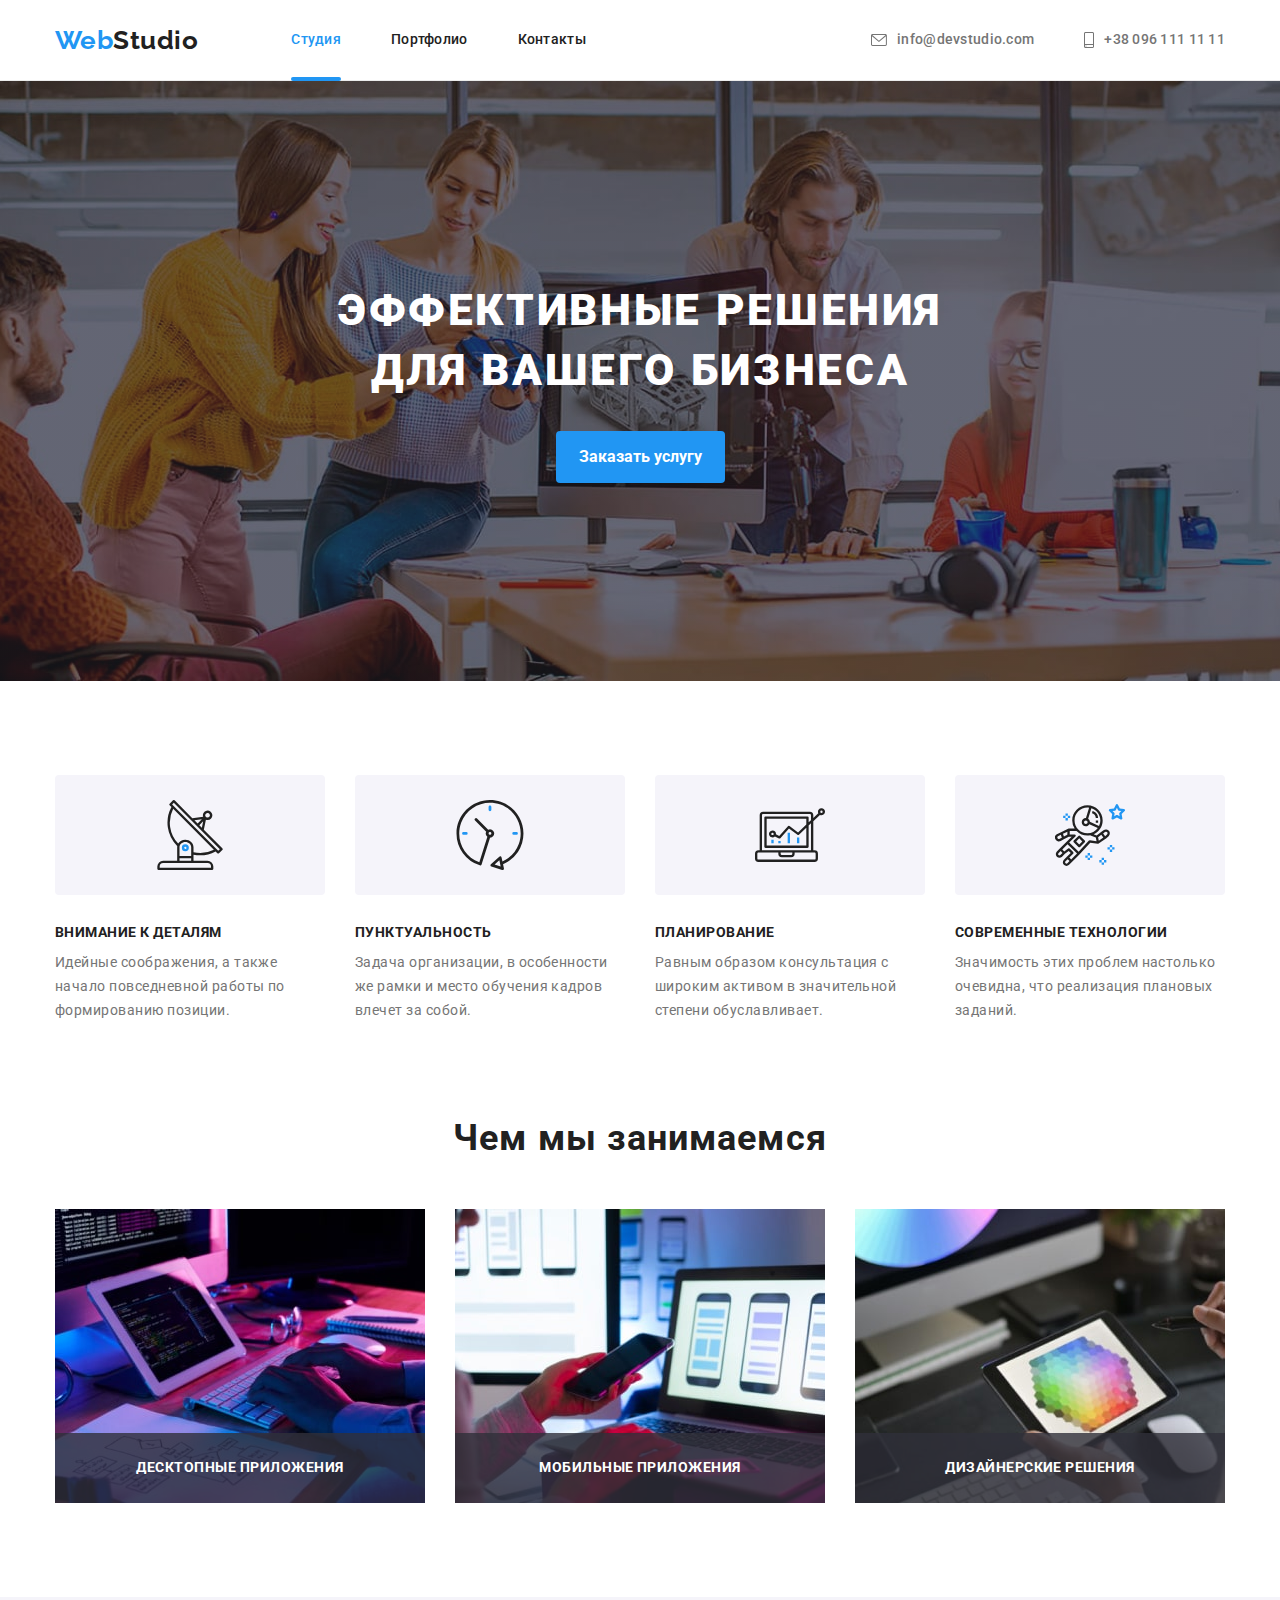
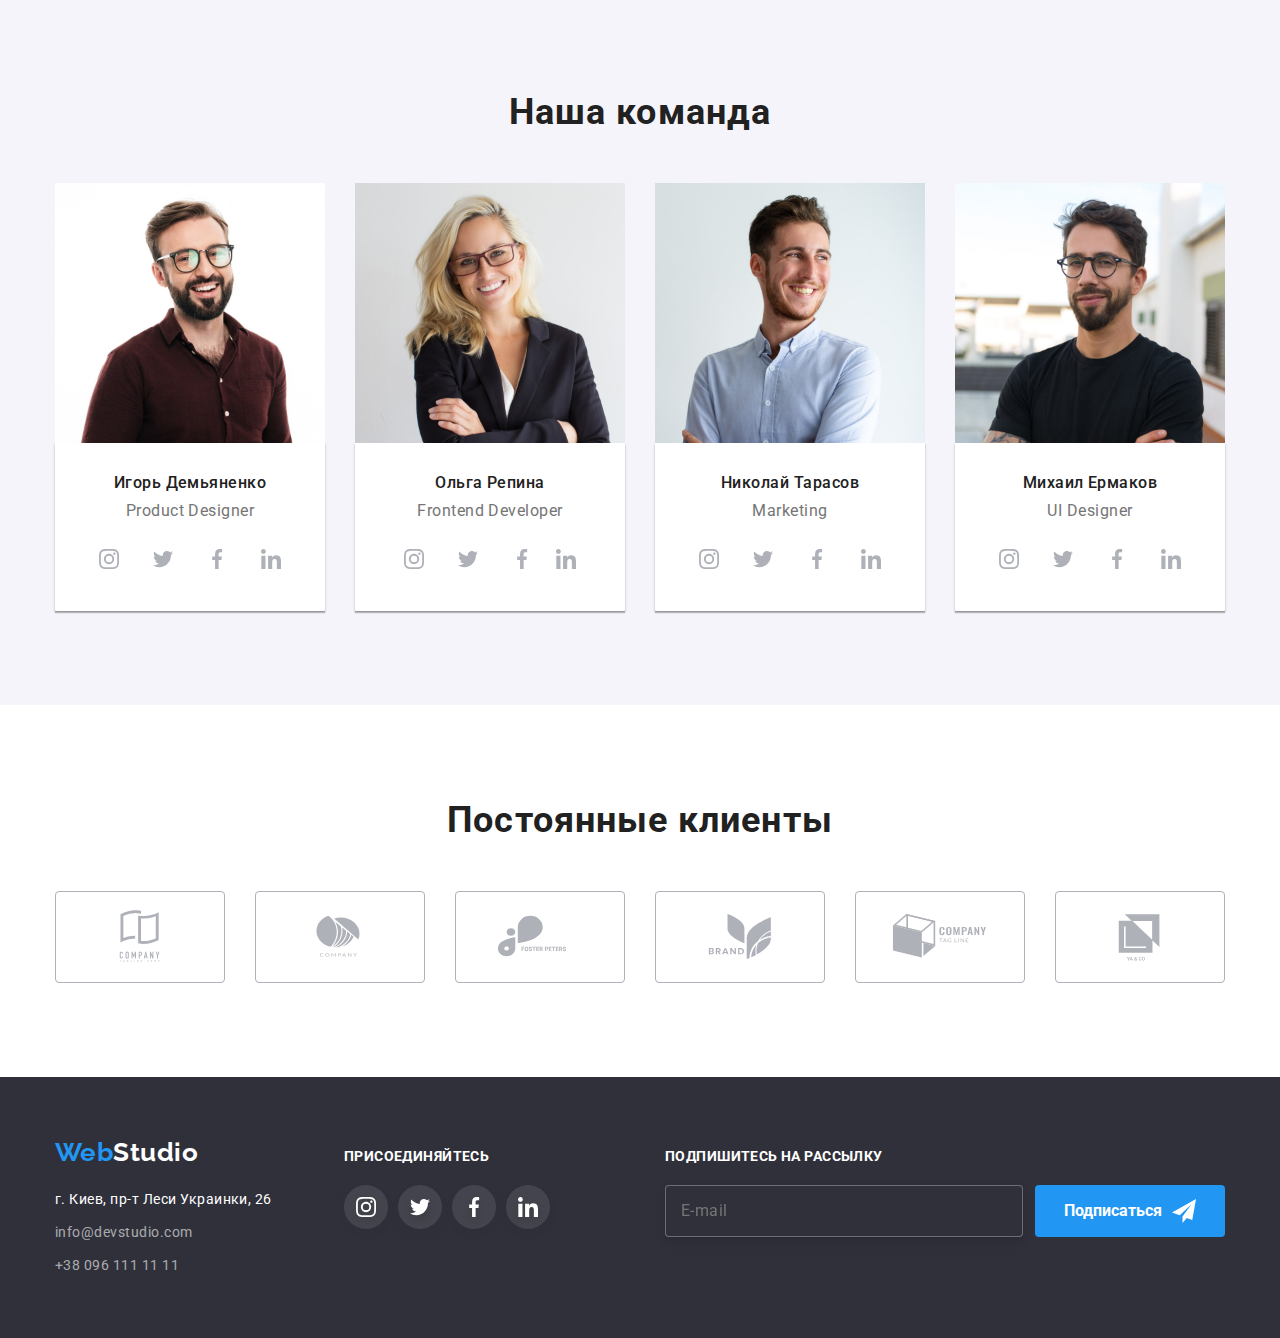
<file: index.html>
<!DOCTYPE html>
<html lang="ru">
<head>
    <meta charset="UTF-8">
    <meta http-equiv="X-UA-Compatible" content="IE=edge">
    <meta name="viewport" content="width=device-width, initial-scale=1.0">
    <link rel="preconnect" href="https://fonts.googleapis.com">
    <link rel="preconnect" href="https://fonts.gstatic.com" crossorigin>
    <title>WebStudio</title>
    <link href="https://fonts.googleapis.com/css2?family=Raleway:wght@700&family=Roboto:wght@400;500;700;900&display=swap" rel="stylesheet">
    <link rel="stylesheet" href="https://cdnjs.cloudflare.com/ajax/libs/modern-normalize/1.1.0/modern-normalize.min.css">
    <link rel="stylesheet" href="./css/main.min.css">
    
</head>
<body>

    <!-- Header section -->   
    <header class="header">
        <div class="container header__container">
            <nav class="site-nav">
                <a href="/" class="logo link">Web<span class="logo--black">Studio</span></a>

                <ul class="site-nav__list list">
                    <li class="site-nav__item"><a href="./index.html" class="site-nav__link link site-nav__link--current">Студия</a></li>
                    <li class="site-nav__item"><a href="./portfolio.html" class="site-nav__link link">Портфолио</a></li>
                    <li class="site-nav__item"><a href="" class="site-nav__link link">Контакты</a></li>
                </ul>
            </nav>
            <ul class="header-address__list list">
                <li class="header-address__item"><a class="header-address__link link" href="mailto:info@devstudio.com"><svg class="header-address__icon" width="16px" height="12px"><use href="images/icons.svg#icon-envelope"></use></svg>info@devstudio.com</a></li> 
                <li class="header-address__item"><a class="header-address__link link" href="tel:+380961111111"><svg class="header-address__icon" width="10px" height="16px"><use href="images/icons.svg#icon-smartphone"></use></svg>+38 096 111 11 11</a></li>
            </ul>
            <button class="menu-button" type="button" data-menu-button aria-expanded="false">
                <svg class="menu-icon" width="40" height="40">
                    <use class="menu-icon-open" href="images/icons.svg#icon-menu"></use>
                    <use class="menu-icon-close" href="images/icons.svg#icon-close"></use>
                </svg>
            </button>    
            <div class="mobile-menu" data-menu>
                <nav class="menu__nav">
                    <ul class="menu__nav-list list">
                        <li class="menu__nav-item"><a class="menu__nav-link menu__nav-link--current link" href="./index.html">Студия</a></li>
                        <li class="menu__nav-item"><a class="menu__nav-link link" href="./portfolio.html">Портфолио</a></li>
                        <li class="menu__nav-item"><a class="menu__nav-link link" href="">Контакты</a></li>
                    </ul>
                </nav>
                <ul class="menu-address__list list">
                    <li class="menu-address__item"><a class="menu-address__link--tel link" href="tel:+380961111111">+38 096 111 11 11</a></li>
                    <li class="menu-address__item"><a class="menu-address__link--email link" href="mailto:info@devstudio.com">info@devstudio.com</a></li>
                </ul>
                <ul class="menu-socials__list list">
                    <li class="menu-socials__item"><a class="menu-socials__link link" href="">Instagram</a></li>
                    <li class="menu-socials__item"><a class="menu-socials__link link" href="">Twitter</a></li>
                    <li class="menu-socials__item"><a class="menu-socials__link link" href="">Facebook</a></li>
                    <li class="menu-socials__item"><a class="menu-socials__link link" href="">LinkedIn</a></li>
                </ul>
            </div> 
        </div>   
    </header>

    <main>
        <!-- Hero section -->
        <section class="section hero">
            <div class="container">
                <h1 class="hero-title">Эффективные решения<br>для вашего бизнеса</h1>
                <button type="button" class="button primery" data-modal-open>Заказать услугу</button>
            </div>
              <!--Modal-form  -->
            <div class="backdrop" data-modal>
                <div class="modal-form">
                    <button class="modal-btn" data-modal-close>
                        <svg class="modal-btn-icon" width="18px" height="18px"><use href="./images/icons.svg#icon-close-black-18dp-2-1"></use></svg>
                    </button>
                   <form>
                    <p class="modal-text">Оставьте свои данные, мы вам перезвоним</p>
                    <label class="form-field">Имя
                        <input class="form-input" type="text" name="name"/>
                        <svg class="modal-form-icon" width="18px" height="18px">
                            <use href="./images/icons.svg#icon-person-black-18dp-1"></use>
                        </svg>
                    </label>
                            
                    <label class="form-field">Телефон
                        <input class="form-input" type="tel" name="tel"/>
                        <svg class="modal-form-icon" width="18px" height="18px">
                            <use href="./images/icons.svg#icon-phone-black-18dp-1"></use>
                        </svg>
                    </label>
                            
                    <label class="form-field">Почта
                        <input class="form-input" type="email" name="email"/>
                        <svg class="modal-form-icon" width="18px" height="18px">
                            <use href="./images/icons.svg#icon-email-black-18dp-1"></use>
                        </svg>
                    </label>
                            
                    <label class="form-field">Комментарий
                        <textarea class="form-textarea" name="comment" rows="8" placeholder="Введите текст"></textarea>
                    </label>
                           
                    <label class="form-mailing">
                        <input class="form-mailing-input visually-hidden" type="checkbox">
                        <span class="form-mailing-checkbox">
                            <svg class="form-mailing-icon" width="16px" height="15px">
                                <use href="./images/icons.svg#icon-icon-check-1"></use>
                            </svg>
                        </span>
                        <span class="form-mailing-text">Соглашаюсь с рассылкой и принимаю <a class="form-mailing-link" href="">Условия договора</a></span>
                    </label>
                        
                    <button class="button modal-button-send" type="submit">Отправить</button>
                   </form>
                </div>
            </div>
        </section>
          
        <!-- Feature section -->
        <section class="feature">
            <div class="container">
                <ul class="feature__list list">
                    <li class="feature__item">
                        <div class="feature__icon">
                            <svg width="70px" height="70px">
                                <use href="images/icons.svg#icon-antenna-1"></use>
                            </svg>
                        </div>
                        <h3 class="feature__title">Внимание к деталям</h3>
                        <p class="feature__text">Идейные соображения, а также начало повседневной работы по формированию позиции.</p>
                    </li>
                    <li class="feature__item">
                        <div class="feature__icon">
                            <svg width="70px" height="70px">
                                <use href="images/icons.svg#icon-clock-1"></use>
                            </svg>
                        </div>
                        <h3 class="feature__title">Пунктуальность</h3>
                        <p class="feature__text">Задача организации, в особенности же рамки и место обучения кадров влечет за собой.</p>
                    </li>
                    <li class="feature__item">
                        <div class="feature__icon">
                            <svg width="70px" height="70px">
                                <use href="images/icons.svg#icon-diagram-1"></use>
                            </svg>
                        </div>
                        <h3 class="feature__title">Планирование</h3>
                        <p class="feature__text">Равным образом консультация с широким активом в значительной степени обуславливает.</p>
                    </li>
                    <li class="feature__item">
                        <div class="feature__icon">
                            <svg width="70px" height="70px">
                                <use href="images/icons.svg#icon-astronaut-1"></use>
                            </svg>
                        </div>
                        <h3 class="feature__title">Современные технологии</h3>
                        <p class="feature__text">Значимость этих проблем настолько очевидна, что реализация плановых заданий.</p>
                    </li>
                </ul>
            </div>
        </section>
        <!-- Our work -->
        <section class="work">
            <div class="container">
                <h2 class="section__title">Чем мы занимаемся</h2>
                <ul class="work__list list">
                    <li class="work__item">
                        <picture>
                            <source srcset="./images/work/web-design_1.jpg 1x, 
                            ./images/work/web-design_1_lg@2x.jpg 2x" 
                            media="(min-width: 1200px)" 
                            type="image/jpg">
                            <img 
                                class="" 
                                src="./images/work/web-design_1.jpg" 
                                alt="ноутбук" 
                                width="370"
                                height="294"
                                loading="lazy">
                        </picture>
                        <p class="work__text">Десктопные приложения</p>
                    </li>
                    <li class="work__item">
                        <picture>
                            <source srcset="./images/work/web-design_2.jpg 1x, 
                            ./images/work/web-design_2_lg@2x.jpg 2x" 
                            media="(min-width: 1200px)" 
                            type="image/jpg">
                            <img 
                                class="" 
                                src="./images/work/web-design_2.jpg" 
                                alt="ноутбук" 
                                width="370"
                                height="294"
                                loading="lazy">
                        </picture>
                        <p class="work__text">Мобильные приложения</p>
                    </li>
                    <li class="work__item">
                        <picture>
                            <source srcset="./images/work/web-design_3.jpg 1x, 
                            ./images/work/web-design_3_lg@2x.jpg 2x" 
                            media="(min-width: 1200px)" 
                            type="image/jpg">
                            <img 
                                class="" 
                                src="./images/work/web-design_3.jpg" 
                                alt="ноутбук" 
                                width="370"
                                height="294"
                                loading="lazy">
                        </picture>
                        <p class="work__text">Дизайнерские решения</p>
                    </li>
                </ul>
            </div>
        </section>
        <!-- Team section -->
        <section class="team">
            <div class="container">
                <h2 class="section__title">Наша команда</h2>
                <ul class="team__list list">
                    <li class="team__item">
                        <picture>
                            <source srcset="./images/team/team_1.jpg 1x, 
                            ./images/team/team_1_lg@2x.jpg 2x" 
                            media="(min-width: 1200px)" 
                            type="image/jpg">

                            <source srcset="./images/team/team_1_md.jpg 1x, 
                            ./images/team/team_1_md@2x.jpg 2x" 
                            media="(min-width: 768px)" 
                            type="image/jpg">

                            <source srcset="./images/team/team_1_sm.jpg 1x, 
                            ./images/team/team_1_sm@2x.jpg 2x" 
                            media="(max-width: 767px)" 
                            type="image/jpg">
                            <img 
                                class="team__item--img" 
                                src="./images/team/team_1_sm.jpg" 
                                alt="Игорь" 
                                width="450"
                                height="460"
                                loading="lazy">
                        </picture>
                        <div class="team-content">
                            <h3 class="team-content__name">Игорь Демьяненко</h3>
                            <p class="team-content__profession">Product Designer</p>
                            <ul class="team-content__list list">
                                <li class="team-content__item">
                                    <a class="team-content__link link" href="" target="_blank" rel="noopener noreferrer">
                                        <svg class="team-content__icon" width="20px" height="20px">
                                            <use href="./images/icons.svg#icon-instagram-2"></use>
                                        </svg>    
                                    </a>    
                                </li>
                                <li class="team-content__item">
                                    <a class="team-content__link link" href="" target="_blank" rel="noopener noreferrer">
                                        <svg class="team-content__icon" width="20px" height="20px">
                                            <use href="./images/icons.svg#icon-twitter-1"></use>
                                        </svg>
                                    </a>
                                </li>
                                <li class="team-content__item">
                                    <a class="team-content__link link" href="" target="_blank" rel="noopener noreferrer">
                                        <svg class="team-content__icon" width="20px" height="20px">
                                            <use href="./images/icons.svg#icon-facebook-1"></use>
                                        </svg>
                                    </a>
                                </li>
                                <li class="team-content__item">
                                    <a class="team-content__link link" href="" target="_blank" rel="noopener noreferrer">
                                        <svg class="team-content__icon" width="20px" height="20px">
                                            <use href="./images/icons.svg#icon-linkedin-1"></use>
                                        </svg>
                                    </a>
                                </li>
                            </ul>
                        </div>
                    </li>
                    <li class="team__item">
                        <picture>
                            <source srcset="./images/team/team_2.jpg 1x, 
                            ./images/team/team_2_lg@2x.jpg 2x" 
                            media="(min-width: 1200px)" 
                            type="image/jpg">

                            <source srcset="./images/team/team_2_md.jpg 1x, 
                            ./images/team/team_2_md@2x.jpg 2x" 
                            media="(min-width: 768px)" 
                            type="image/jpg">

                            <source srcset="./images/team/team_2_sm.jpg 1x, 
                            ./images/team/team_2_sm@2x.jpg 2x" 
                            media="(max-width: 767px)" 
                            type="image/jpg">
                            <img 
                                class="team__item--img" 
                                src="./images/team/team_2_sm.jpg" 
                                alt="Игорь" 
                                width="450"
                                height="460"
                                loading="lazy">
                        </picture>
                        <div class="team-content">
                            <h3 class="team-content__name">Ольга Репина</h3>
                            <p class="team-content__profession">Frontend Developer</p>
                            <ul class="team-content__list list">
                                <li class="team-content__item">
                                    <a class="team-content__link link" href="" target="_blank" rel="noopener noreferrer">
                                        <svg class="team-content__icon" width="20px" height="20px">
                                            <use href="./images/icons.svg#icon-instagram-2"></use>
                                        </svg>    
                                    </a>    
                                </li>
                                <li class="team-content__item">
                                    <a class="team-content__link link" href="" target="_blank" rel="noopener noreferrer">
                                        <svg class="team-content__icon" width="20px" height="20px">
                                            <use href="./images/icons.svg#icon-twitter-1"></use>
                                        </svg>
                                    </a>
                                </li>
                                <li class="team-conten__item">
                                    <a class="team-content__link link" href="" target="_blank" rel="noopener noreferrer">
                                        <svg class="team-content__icon" width="20px" height="20px">
                                            <use href="./images/icons.svg#icon-facebook-1"></use>
                                        </svg>
                                    </a>
                                </li>
                                <li class="team-content__item">
                                    <a class="team-content__link link" href="" target="_blank" rel="noopener noreferrer">
                                        <svg class="team-content__icon" width="20px" height="20px">
                                            <use href="./images/icons.svg#icon-linkedin-1"></use>
                                        </svg>
                                    </a>
                                </li>
                            </ul>
                        </div>
                    </li>
                    <li class="team__item">
                        <picture>
                            <source srcset="./images/team/team_3.jpg 1x, 
                            ./images/team/team_3_lg@2x.jpg 2x" 
                            media="(min-width: 1200px)" 
                            type="image/jpg">

                            <source srcset="./images/team/team_3_md.jpg 1x, 
                            ./images/team/team_3_md@2x.jpg 2x" 
                            media="(min-width: 768px)" 
                            type="image/jpg">

                            <source srcset="./images/team/team_3_sm.jpg 1x, 
                            ./images/team/team_3_sm@2x.jpg 2x" 
                            media="(max-width: 767px)" 
                            type="image/jpg">
                            <img 
                                class="team__item--img" 
                                src="./images/team/team_3_sm.jpg" 
                                alt="Игорь" 
                                width="450"
                                height="460"
                                loading="lazy">
                        </picture>
                        <div class="team-content">
                            <h3 class="team-content__name">Николай Тарасов</h3>
                            <p class="team-content__profession">Marketing</p>
                            <ul class="team-content__list list">
                                <li class="team-content__item">
                                    <a class="team-content__link link" href="" target="_blank" rel="noopener noreferrer">
                                        <svg class="team-content__icon" width="20px" height="20px">
                                            <use href="./images/icons.svg#icon-instagram-2"></use>
                                        </svg>    
                                    </a>    
                                </li>
                                <li class="team-content__item">
                                    <a class="team-content__link link" href="" target="_blank" rel="noopener noreferrer">
                                        <svg class="team-content__icon" width="20px" height="20px">
                                            <use href="./images/icons.svg#icon-twitter-1"></use>
                                        </svg>
                                    </a>
                                </li>
                                <li class="team-content__item">
                                    <a class="team-content__link link" href="" target="_blank" rel="noopener noreferrer">
                                        <svg class="team-content__icon" width="20px" height="20px">
                                            <use href="./images/icons.svg#icon-facebook-1"></use>
                                        </svg>
                                    </a>
                                </li>
                                <li class="team-content__item">
                                    <a class="team-content__link link" href="" target="_blank" rel="noopener noreferrer">
                                        <svg class="team-content__icon" width="20px" height="20px">
                                            <use href="./images/icons.svg#icon-linkedin-1"></use>
                                        </svg>
                                    </a>
                                </li>
                            </ul>
                        </div>
                    </li>
                    <li class="team__item">
                        <picture>
                            <source srcset="./images/team/team_4.jpg 1x, 
                            ./images/team/team_4_lg@2x.jpg 2x" 
                            media="(min-width: 1200px)" 
                            type="image/jpg">

                            <source srcset="./images/team/team_4_md.jpg 1x, 
                            ./images/team/team_4_md@2x.jpg 2x" 
                            media="(min-width: 768px)" 
                            type="image/jpg">

                            <source srcset="./images/team/team_4_sm.jpg 1x, 
                            ./images/team/team_4_sm@2x.jpg 2x" 
                            media="(max-width: 767px)" 
                            type="image/jpg">
                            <img 
                                class="team__item--img" 
                                src="./images/team/team_4_sm.jpg" 
                                alt="Игорь" 
                                width="450"
                                height="460"
                                loading="lazy">
                        </picture>
                        <div class="team-content">
                            <h3 class="team-content__name">Михаил Ермаков</h3>
                            <p class="team-content__profession">UI Designer</p>
                            <ul class="team-content__list list">
                                <li class="team-content__item">
                                    <a class="team-content__link link" href="" target="_blank" rel="noopener noreferrer">
                                        <svg class="team-content__icon" width="20px" height="20px">
                                            <use href="./images/icons.svg#icon-instagram-2"></use>
                                        </svg>    
                                    </a>    
                                </li>
                                <li class="team-content__item">
                                    <a class="team-content__link link" href="" target="_blank" rel="noopener noreferrer">
                                        <svg class="team-content__icon" width="20px" height="20px">
                                            <use href="./images/icons.svg#icon-twitter-1"></use>
                                        </svg>
                                    </a>
                                </li>
                                <li class="team-content__item">
                                    <a class="team-content__link link" href="" target="_blank" rel="noopener noreferrer">
                                        <svg class="team-content__icon" width="20px" height="20px">
                                            <use href="./images/icons.svg#icon-facebook-1"></use>
                                        </svg>
                                    </a>
                                </li>
                                <li class="team-content__item">
                                    <a class="team-content__link link" href="" target="_blank" rel="noopener noreferrer">
                                        <svg class="team-content__icon" width="20px" height="20px">
                                            <use href="./images/icons.svg#icon-linkedin-1"></use>
                                        </svg>
                                    </a>
                                </li>
                            </ul>
                        </div>
                    </li>
                </ul>
            </div>
        </section>

        <!-- Clients -->

        <section class="section-clients">
            <div class="container">
                <h2 class="section__title">Постоянные клиенты</h2>
                <ul class="list clients-list">
                    <li class="clients-item">
                        <a class="clients-link link" href="" target="_blank" rel="noopener noreferrer">
                            <svg class="clients-icon" width="106px" height="60px">
                                <use href="images/icons.svg#icon-Logo-1"></use>
                            </svg>
                        </a>
                    </li>
                    <li class="clients-item">
                        <a class="clients-link link" href="" target="_blank" rel="noopener noreferrer">
                            <svg class="clients-icon" width="106px" height="60px">
                                <use href="images/icons.svg#icon-Logo-2"></use>
                            </svg>
                        </a>
                    </li>
                    <li class="clients-item">
                        <a class="clients-link link" href="" target="_blank" rel="noopener noreferrer">
                            <svg class="clients-icon" width="106px" height="60px">
                                <use href="images/icons.svg#icon-Logo-3"></use>
                            </svg>
                        </a>
                    </li>
                    <li class="clients-item">
                        <a class="clients-link link" href="" target="_blank" rel="noopener noreferrer">
                            <svg class="clients-icon" width="106px" height="60px">
                                <use href="images/icons.svg#icon-Logo-4"></use>
                            </svg>
                        </a>
                    </li>
                    <li class="clients-item">
                        <a class="clients-link link" href="" target="_blank" rel="noopener noreferrer">
                            <svg class="clients-icon" width="106px" height="60px">
                                <use href="images/icons.svg#icon-Logo-5"></use>
                            </svg>
                        </a>
                    </li>
                    <li class="clients-item">
                        <a class="clients-link link" href="" target="_blank" rel="noopener noreferrer">
                            <svg class="clients-icon" width="106px" height="60px">
                                <use href="images/icons.svg#icon-Logo"></use>
                            </svg>
                        </a>
                    </li>
                </ul>
            </div>
        </section>

    </main>
    <!-- Footer section -->
    <footer class="footer">
        <div class="container footer-container">
            <div class="footer-container-addres">
                    <a href="/" class="footer__logo logo link">Web<span class="logo--white">Studio</span></a>
                <address class="footer-address">
                    <p class="footer-text">г. Киев, пр-т Леси Украинки, 26</p>
                    <ul class="list">
                        <li class="footer-item-email"><a class="link footer-email" href="mailto:info@devstudio.com">info@devstudio.com</a></li> 
                        <li><a class="link footer-tel" href="tel:+380961111111">+38 096 111 11 11</a></li>
                    </ul>
                </address>
            </div>
            <div class="social-container">
                <p class="social-text">присоединяйтесь</p>
                <ul class="social-list list">
                    <li class="social-item">
                        <a class="footer-social-link link" href="" target="_blank" rel="noopener noreferrer">
                            <svg width="20px" height="20px">
                                <use href="images/icons.svg#icon-instagram-2"></use>
                            </svg>
                        </a>
                    </li>
                    <li class="social-item">
                        <a class="footer-social-link link" href="" target="_blank" rel="noopener noreferrer">
                            <svg width="20px" height="20px">
                                <use href="images/icons.svg#icon-twitter-1"></use>
                            </svg>
                        </a>
                    </li>
                    <li class="social-item">
                        <a class="footer-social-link link" href="" target="_blank" rel="noopener noreferrer">
                            <svg width="20px" height="20px">
                                <use href="images/icons.svg#icon-facebook-1"></use>
                            </svg>
                        </a>
                    </li>
                    <li class="social-item">
                        <a class="footer-social-link link" href="" target="_blank" rel="noopener noreferrer">
                            <svg width="20px" height="20px">
                                <use href="images/icons.svg#icon-linkedin-1"></use>
                            </svg>
                        </a>
                    </li>
                </ul>
            </div>
            <form class="footer-form">
                <p class="social-text">Подпишитесь на рассылку</p>
                <div class="send-container">
                    <input type="text" placeholder="E-mail">
                    <button type="submit" class="button button-send">Подписаться
                        <svg class="icon-send" width="24px" height="24px">
                            <use href="./images/icons.svg#icon-icon-send"></use>
                        </svg>
                    </button>
                </div>
            </form>
        </div>
    </footer>

    <script src="./js/modal.js"></script>
    <script src="./js/modal-menu.js"></script>
</body>
</html>
</file>
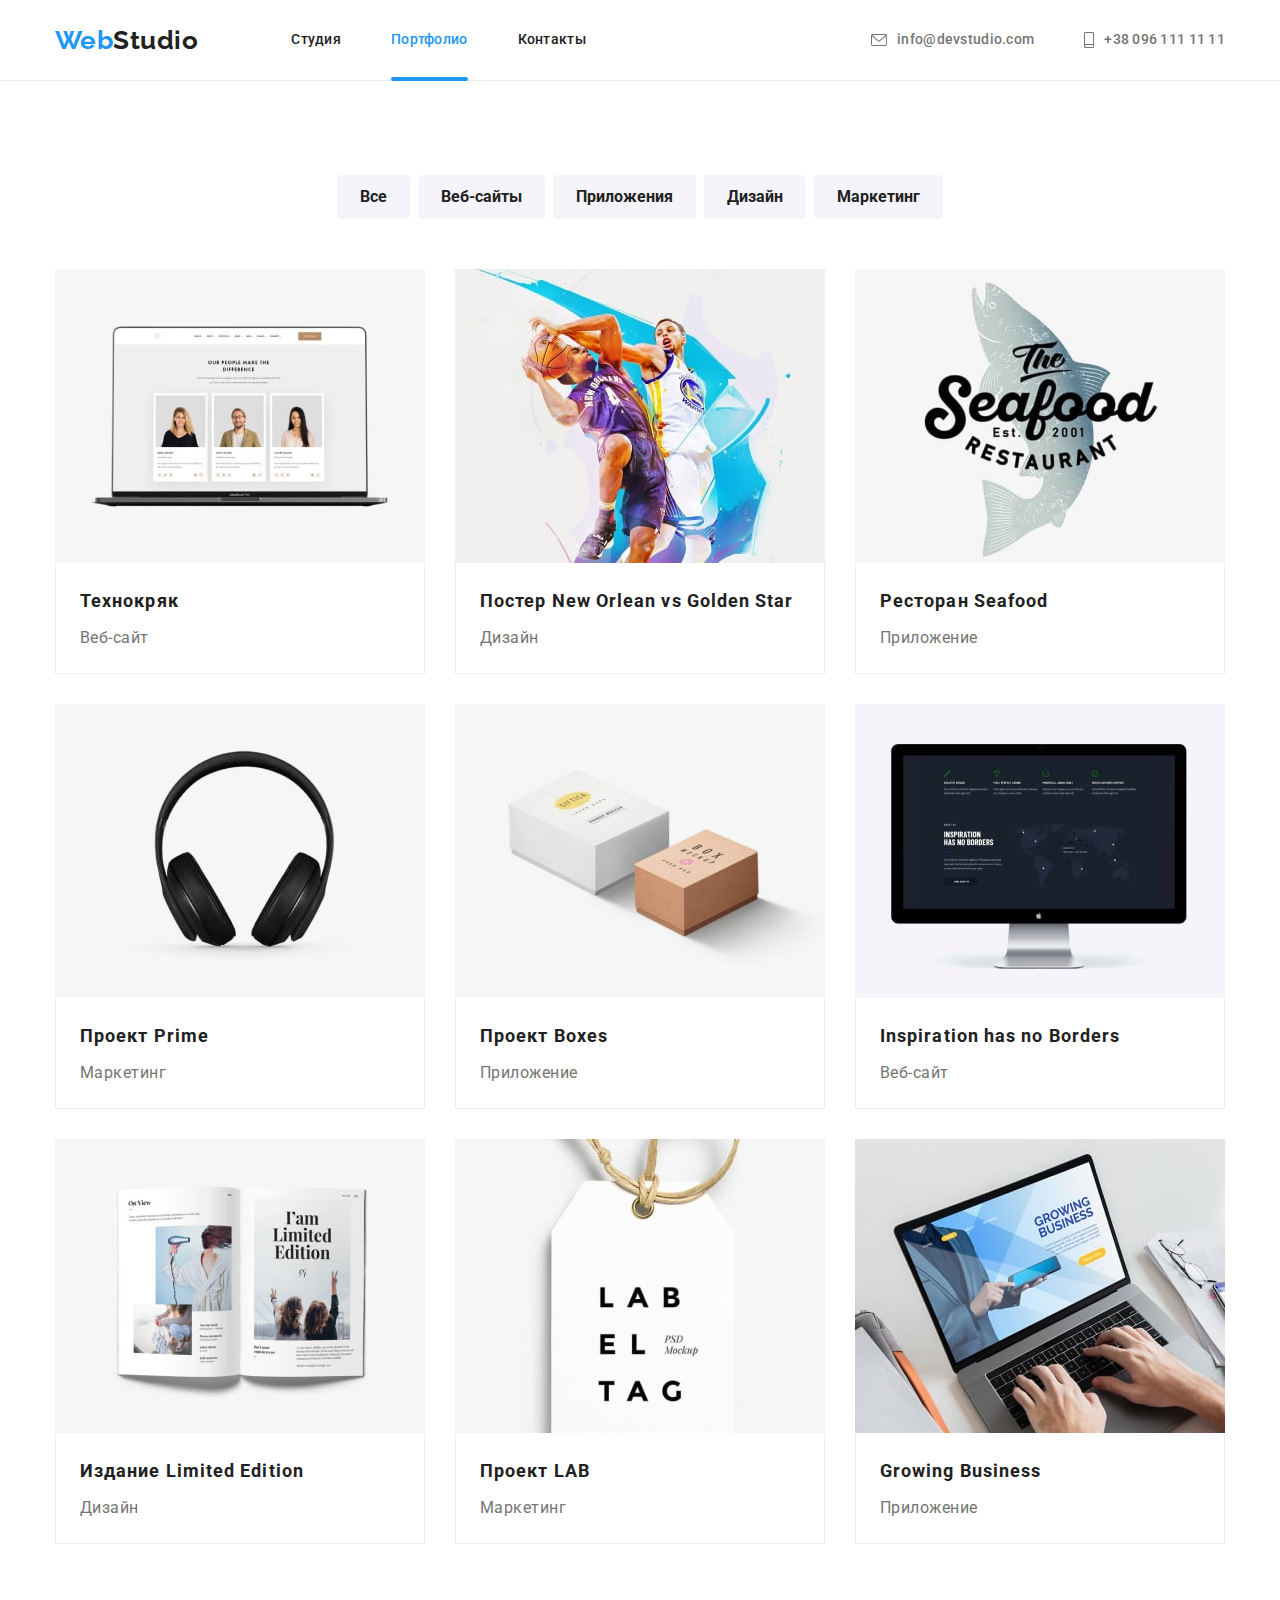
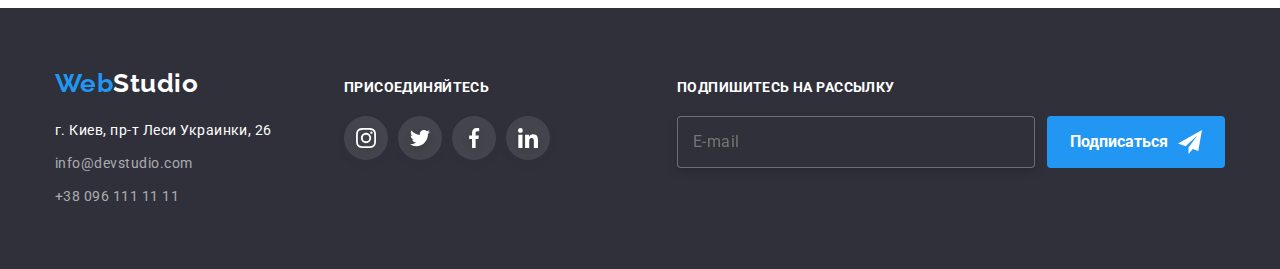
<file: portfolio.html>
<!DOCTYPE html>
<html lang="ru">
<head>
    <meta charset="UTF-8">
    <meta http-equiv="X-UA-Compatible" content="IE=edge">
    <meta name="viewport" content="width=device-width, initial-scale=1.0">
    <link rel="preconnect" href="https://fonts.googleapis.com">
    <link rel="preconnect" href="https://fonts.gstatic.com" crossorigin>
    <title>Портфолио</title>
    <link href="https://fonts.googleapis.com/css2?family=Raleway:wght@700&family=Roboto:wght@400;500;700;900&display=swap" rel="stylesheet">
    <link rel="stylesheet" href="https://cdnjs.cloudflare.com/ajax/libs/modern-normalize/1.1.0/modern-normalize.min.css">
    <link rel="stylesheet" href="./css/main.min.css">
    
</head>
<body>

    <!-- Header section -->
    <header class="header">
        <div class="container header__container">
            <nav class="site-nav">
                <a href="/" class="logo link">Web<span class="logo--black">Studio</span></a>

                <ul class="site-nav__list list">
                    <li class="site-nav__item"><a href="./index.html" class="site-nav__link link">Студия</a></li>
                    <li class="site-nav__item"><a href="./portfolio.html" class="site-nav__link site-nav__link--current link">Портфолио</a></li>
                    <li class="site-nav__item"><a href="" class="site-nav__link link">Контакты</a></li>
                </ul>
            </nav>
            <ul class="header-address__list list">
                <li class="header-address__item"><a class="header-address__link link" href="mailto:info@devstudio.com"><svg class="header-address__icon" width="16px" height="12px"><use href="images/icons.svg#icon-envelope"></use></svg>info@devstudio.com</a></li> 
                <li class="header-address__item"><a class="header-address__link link" href="tel:+380961111111"><svg class="header-address__icon" width="10px" height="16px"><use href="images/icons.svg#icon-smartphone"></use></svg>+38 096 111 11 11</a></li>
            </ul>
            <button class="menu-button" type="button" data-menu-button aria-expanded="false">
                <svg class="menu-icon" width="40" height="40">
                    <use class="menu-icon-open" href="images/icons.svg#icon-menu"></use>
                    <use class="menu-icon-close" href="images/icons.svg#icon-close"></use>
                </svg>
            </button>    
            <div class="mobile-menu" data-menu>
                <nav class="menu__nav">
                    <ul class="menu__nav-list list">
                        <li class="menu__nav-item"><a class="menu__nav-link link" href="./index.html">Студия</a></li>
                        <li class="menu__nav-item"><a class="menu__nav-link menu__nav-link--current link" href="./portfolio.html">Портфолио</a></li>
                        <li class="menu__nav-item"><a class="menu__nav-link link" href="">Контакты</a></li>
                    </ul>
                </nav>
                <ul class="menu-address__list list">
                    <li class="menu-address__item"><a class="menu-address__link--tel link" href="tel:+380961111111">+38 096 111 11 11</a></li>
                    <li class="menu-address__item"><a class="menu-address__link--email link" href="mailto:info@devstudio.com">info@devstudio.com</a></li>
                </ul>
                <ul class="menu-socials__list list">
                    <li class="menu-socials__item"><a class="menu-socials__link link" href="">Instagram</a></li>
                    <li class="menu-socials__item"><a class="menu-socials__link link" href="">Twitter</a></li>
                    <li class="menu-socials__item"><a class="menu-socials__link link" href="">Facebook</a></li>
                    <li class="menu-socials__item"><a class="menu-socials__link link" href="">LinkedIn</a></li>
                </ul>
            </div> 
        </div>   
    </header>

    <main>
        <!-- Specialization section -->
        <section class="section-button">
            <div class="container-button container">
                <ul class="button-list list">
                    <li class="button-item"><button type="button" class="button secondary">Все</button></li>
                    <li class="button-item"><button type="button" class="button secondary">Веб-сайты</button></li>
                    <li class="button-item"><button type="button" class="button secondary">Приложения</button></li>
                    <li class="button-item"><button type="button" class="button secondary">Дизайн</button></li>
                    <li class="button-item"><button type="button" class="button secondary">Маркетинг</button></li>
                </ul>

                <ul class="specialization-list list">
                    <li class="portfolio-item">
                        <a class="portfolio-link link" href="">
                            <div class="img-wrapper">
                                <picture>
                                    <source srcset="./images/spezialization/spezialization_1.jpg 1x, 
                                    ./images/spezialization/spezialization_1_lg@2x.jpg 2x" 
                                    media="(min-width: 1200px)" 
                                    type="image/jpg">

                                    <source srcset="./images/spezialization/spezialization_1_md.jpg 1x, 
                                    ./images/spezialization/spezialization_1_md@2x.jpg 2x" 
                                    media="(min-width: 768px)" 
                                    type="image/jpg">

                                    <source srcset="./images/spezialization/spezialization_1_sm.jpg 1x, 
                                    ./images/spezialization/spezialization_1_sm@2x.jpg 2x" 
                                    media="(max-width: 767px)" 
                                    type="image/jpg">
                                    <img 
                                        class="img-wrapper-pic" 
                                        src="./images/spezialization/spezialization_1_sm.jpg" 
                                        alt="ноутбук" 
                                        width="450"
                                        height="294"
                                        loading="lazy">
                                </picture>
                                <p class="product-descr">Ресурс предлагает комплексные предложения с 
                                    разным уровнем функционала 
                                    и сервисов. Все это позволит посетителю
                                     получить исчерпывающие сведения 
                                     о компании или частном лице.
                                </p>
                            </div>
                            <div class="spezialization-content">
                                <h2 class="specialization-title">Технокряк</h2>
                                <p class="specialization-text">Веб-сайт</p>
                            </div>
                        </a>
                    </li>
                    <li class="portfolio-item">
                        <a class="portfolio-link link" href="">
                            <div class="img-wrapper">
                                <picture>
                                    <source srcset="./images/spezialization/spezialization_2.jpg 1x, 
                                    ./images/spezialization/spezialization_2_lg@2x.jpg 2x" 
                                    media="(min-width: 1200px)" 
                                    type="image/jpg">

                                    <source srcset="./images/spezialization/spezialization_2_md.jpg 1x, 
                                    ./images/spezialization/spezialization_2_md@2x.jpg 2x" 
                                    media="(min-width: 768px)" 
                                    type="image/jpg">

                                    <source srcset="./images/spezialization/spezialization_2_sm.jpg 1x, 
                                    ./images/spezialization/spezialization_2_sm@2x.jpg 2x" 
                                    media="(max-width: 767px)" 
                                    type="image/jpg">
                                    <img 
                                        class="img-wrapper-pic" 
                                        src="./images/spezialization/spezialization_2_sm.jpg" 
                                        alt="ноутбук" 
                                        width="450"
                                        height="294"
                                        loading="lazy">
                                </picture>
                                <p class="product-descr">Ресурс предлагает комплексные предложения с 
                                    разным уровнем функционала 
                                    и сервисов. Все это позволит посетителю
                                    получить исчерпывающие сведения 
                                    о компании или частном лице.
                                </p>
                            </div>
                            <div class="spezialization-content">
                                <h2 class="specialization-title">Постер New Orlean vs Golden Star</h2>
                                <p class="specialization-text">Дизайн</p>
                            </div>
                        </a>
                    </li>
                    <li class="portfolio-item">
                        <a class="portfolio-link link" href="">
                            <div class="img-wrapper">
                                <picture>
                                    <source srcset="./images/spezialization/spezialization_3.jpg 1x, 
                                    ./images/spezialization/spezialization_3_lg@2x.jpg 2x" 
                                    media="(min-width: 1200px)" 
                                    type="image/jpg">

                                    <source srcset="./images/spezialization/spezialization_3_md.jpg 1x, 
                                    ./images/spezialization/spezialization_3_md@2x.jpg 2x" 
                                    media="(min-width: 768px)" 
                                    type="image/jpg">

                                    <source srcset="./images/spezialization/spezialization_3_sm.jpg 1x, 
                                    ./images/spezialization/spezialization_3_sm@2x.jpg 2x" 
                                    media="(max-width: 767px)" 
                                    type="image/jpg">
                                    <img 
                                        class="img-wrapper-pic" 
                                        src="./images/spezialization/spezialization_3_sm.jpg" 
                                        alt="ноутбук" 
                                        width="450"
                                        height="294"
                                        loading="lazy">
                                </picture>
                                <p class="product-descr">Ресурс предлагает комплексные предложения с 
                                    разным уровнем функционала 
                                    и сервисов. Все это позволит посетителю
                                    получить исчерпывающие сведения 
                                    о компании или частном лице.
                                </p>
                            </div> 
                            <div class="spezialization-content">
                                <h2 class="specialization-title">Ресторан Seafood</h2>
                                <p class="specialization-text">Приложение</p>
                            </div>
                        </a>
                    </li>
                    <li class="portfolio-item">
                        <a class="portfolio-link link" href="">
                            <div class="img-wrapper">
                                <picture>
                                    <source srcset="./images/spezialization/spezialization_4.jpg 1x, 
                                    ./images/spezialization/spezialization_4_lg@2x.jpg 2x" 
                                    media="(min-width: 1200px)" 
                                    type="image/jpg">

                                    <source srcset="./images/spezialization/spezialization_4_md.jpg 1x, 
                                    ./images/spezialization/spezialization_4_md@2x.jpg 2x" 
                                    media="(min-width: 768px)" 
                                    type="image/jpg">

                                    <source srcset="./images/spezialization/spezialization_4_sm.jpg 1x, 
                                    ./images/spezialization/spezialization_4_sm@2x.jpg 2x" 
                                    media="(max-width: 767px)" 
                                    type="image/jpg">
                                    <img 
                                        class="img-wrapper-pic" 
                                        src="./images/spezialization/spezialization_4_sm.jpg" 
                                        alt="ноутбук" 
                                        width="450"
                                        height="294"
                                        loading="lazy">
                                </picture>
                                <p class="product-descr">Ресурс предлагает комплексные предложения с 
                                    разным уровнем функционала 
                                    и сервисов. Все это позволит посетителю
                                    получить исчерпывающие сведения 
                                    о компании или частном лице.
                                </p>
                            </div>
                            <div class="spezialization-content">
                                <h2 class="specialization-title">Проект Prime</h2>
                                <p class="specialization-text">Маркетинг</p>
                            </div>
                        </a>
                    </li>
                    <li class="portfolio-item">
                        <a class="portfolio-link link" href="">
                            <div class="img-wrapper">
                                <picture>
                                    <source srcset="./images/spezialization/spezialization_5.jpg 1x, 
                                    ./images/spezialization/spezialization_5_lg@2x.jpg 2x" 
                                    media="(min-width: 1200px)" 
                                    type="image/jpg">

                                    <source srcset="./images/spezialization/spezialization_5_md.jpg 1x, 
                                    ./images/spezialization/spezialization_5_md@2x.jpg 2x" 
                                    media="(min-width: 768px)" 
                                    type="image/jpg">

                                    <source srcset="./images/spezialization/spezialization_5_sm.jpg 1x, 
                                    ./images/spezialization/spezialization_5_sm@2x.jpg 2x" 
                                    media="(max-width: 767px)" 
                                    type="image/jpg">
                                    <img 
                                        class="img-wrapper-pic" 
                                        src="./images/spezialization/spezialization_5_sm.jpg" 
                                        alt="ноутбук" 
                                        width="450"
                                        height="294"
                                        loading="lazy">
                                </picture>
                                <p class="product-descr">Ресурс предлагает комплексные предложения с 
                                    разным уровнем функционала 
                                    и сервисов. Все это позволит посетителю
                                    получить исчерпывающие сведения 
                                    о компании или частном лице.
                                </p>
                            </div>
                            <div class="spezialization-content">
                                <h2 class="specialization-title">Проект Boxes</h2>
                                <p class="specialization-text">Приложение</p>
                            </div>
                        </a>
                    </li>
                    <li class="portfolio-item">
                        <a class="portfolio-link link" href="">
                            <div class="img-wrapper">
                                <picture>
                                    <source srcset="./images/spezialization/spezialization_6.jpg 1x, 
                                    ./images/spezialization/spezialization_6_lg@2x.jpg 2x" 
                                    media="(min-width: 1200px)" 
                                    type="image/jpg">

                                    <source srcset="./images/spezialization/spezialization_6_md.jpg 1x, 
                                    ./images/spezialization/spezialization_6_md@2x.jpg 2x" 
                                    media="(min-width: 768px)" 
                                    type="image/jpg">

                                    <source srcset="./images/spezialization/spezialization_6_sm.jpg 1x, 
                                    ./images/spezialization/spezialization_6_sm@2x.jpg 2x" 
                                    media="(max-width: 767px)" 
                                    type="image/jpg">
                                    <img 
                                        class="img-wrapper-pic" 
                                        src="./images/spezialization/spezialization_6_sm.jpg" 
                                        alt="ноутбук" 
                                        width="450"
                                        height="294"
                                        loading="lazy">
                                </picture>
                                <p class="product-descr">Ресурс предлагает комплексные предложения с 
                                    разным уровнем функционала 
                                    и сервисов. Все это позволит посетителю
                                    получить исчерпывающие сведения 
                                    о компании или частном лице.
                                </p>
                            </div>
                            <div class="spezialization-content">
                                <h2 class="specialization-title">Inspiration has no Borders</h2>
                                <p class="specialization-text">Веб-сайт</p>
                            </div>
                        </a>
                    </li>
                    <li class="portfolio-item">
                        <a class="portfolio-link link" href="">
                            <div class="img-wrapper">
                                <picture>
                                    <source srcset="./images/spezialization/spezialization_7.jpg 1x, 
                                    ./images/spezialization/spezialization_7_lg@2x.jpg 2x" 
                                    media="(min-width: 1200px)" 
                                    type="image/jpg">

                                    <source srcset="./images/spezialization/spezialization_7_md.jpg 1x, 
                                    ./images/spezialization/spezialization_7_md@2x.jpg 2x" 
                                    media="(min-width: 768px)" 
                                    type="image/jpg">

                                    <source srcset="./images/spezialization/spezialization_7_sm.jpg 1x, 
                                    ./images/spezialization/spezialization_7_sm@2x.jpg 2x" 
                                    media="(max-width: 767px)" 
                                    type="image/jpg">
                                    <img 
                                        class="img-wrapper-pic" 
                                        src="./images/spezialization/spezialization_7_sm.jpg" 
                                        alt="ноутбук" 
                                        width="450"
                                        height="294"
                                        loading="lazy">
                                </picture>
                                <p class="product-descr">Ресурс предлагает комплексные предложения с 
                                    разным уровнем функционала 
                                    и сервисов. Все это позволит посетителю
                                    получить исчерпывающие сведения 
                                    о компании или частном лице.
                                </p>
                            </div> 
                            <div class="spezialization-content">
                                <h2 class="specialization-title">Издание Limited Edition</h2>
                                <p class="specialization-text">Дизайн</p>
                            </div>
                        </a>
                    </li>
                    <li class="portfolio-item">
                        <a class="portfolio-link link" href="">
                            <div class="img-wrapper">
                                <picture>
                                    <source srcset="./images/spezialization/spezialization_8.jpg 1x, 
                                    ./images/spezialization/spezialization_8_lg@2x.jpg 2x" 
                                    media="(min-width: 1200px)" 
                                    type="image/jpg">

                                    <source srcset="./images/spezialization/spezialization_8_md.jpg 1x, 
                                    ./images/spezialization/spezialization_8_md@2x.jpg 2x" 
                                    media="(min-width: 768px)" 
                                    type="image/jpg">

                                    <source srcset="./images/spezialization/spezialization_8_sm.jpg 1x, 
                                    ./images/spezialization/spezialization_8_sm@2x.jpg 2x" 
                                    media="(max-width: 767px)" 
                                    type="image/jpg">
                                    <img 
                                        class="img-wrapper-pic" 
                                        src="./images/spezialization/spezialization_8_sm.jpg" 
                                        alt="ноутбук" 
                                        width="450"
                                        height="294"
                                        loading="lazy">
                                </picture>
                                <p class="product-descr">Ресурс предлагает комплексные предложения с 
                                    разным уровнем функционала 
                                    и сервисов. Все это позволит посетителю
                                    получить исчерпывающие сведения 
                                    о компании или частном лице.
                                </p>
                            </div>    
                            <div class="spezialization-content">
                                <h2 class="specialization-title">Проект LAB</h2>
                                <p class="specialization-text">Маркетинг</p>
                            </div>
                        </a>
                    </li>
                    <li class="portfolio-item">
                        <a class="portfolio-link link" href="">
                            <div class="img-wrapper">
                                <picture>
                                    <source srcset="./images/spezialization/spezialization_9.jpg 1x, 
                                    ./images/spezialization/spezialization_9_lg@2x.jpg 2x" 
                                    media="(min-width: 1200px)" 
                                    type="image/jpg">

                                    <source srcset="./images/spezialization/spezialization_9_md.jpg 1x, 
                                    ./images/spezialization/spezialization_9_md@2x.jpg 2x" 
                                    media="(min-width: 768px)" 
                                    type="image/jpg">

                                    <source srcset="./images/spezialization/spezialization_9_sm.jpg 1x, 
                                    ./images/spezialization/spezialization_9_sm@2x.jpg 2x" 
                                    media="(max-width: 767px)" 
                                    type="image/jpg">
                                    <img 
                                        class="img-wrapper-pic" 
                                        src="./images/spezialization/spezialization_9_sm.jpg" 
                                        alt="ноутбук" 
                                        width="450"
                                        height="294"
                                        loading="lazy">
                                </picture>
                                <p class="product-descr">Ресурс предлагает комплексные предложения с 
                                    разным уровнем функционала 
                                    и сервисов. Все это позволит посетителю
                                    получить исчерпывающие сведения 
                                    о компании или частном лице.
                                </p>
                            </div>
                            <div class="spezialization-content">
                                <h2 class="specialization-title">Growing Business</h2>
                                <p class="specialization-text">Приложение</p>
                            </div>
                        </a>
                    </li>
                </ul>
            </div>
        </section>
     </main>
        <!-- Footer section -->
        <footer class="footer">
            <div class="container footer-container">
                <div class="footer-container-addres">
                        <a href="/" class="footer__logo logo link">Web<span class="logo--white">Studio</span></a>
                    <address class="footer-address">
                        <p class="footer-text">г. Киев, пр-т Леси Украинки, 26</p>
                        <ul class="list">
                            <li class="footer-item-email"><a class="link footer-email" href="mailto:info@devstudio.com">info@devstudio.com</a></li> 
                            <li><a class="link footer-tel" href="tel:+380961111111">+38 096 111 11 11</a></li>
                        </ul>
                    </address>
                </div>
                <div class="social-container">
                    <p class="social-text">присоединяйтесь</p>
                    <ul class="social-list list">
                        <li class="social-item">
                            <a class="footer-social-link link" href="" target="_blank" rel="noopener noreferrer">
                                <svg width="20px" height="20px">
                                    <use href="images/icons.svg#icon-instagram-2"></use>
                                </svg>
                            </a>
                        </li>
                        <li class="social-item">
                            <a class="footer-social-link link" href="" target="_blank" rel="noopener noreferrer">
                                <svg width="20px" height="20px">
                                    <use href="images/icons.svg#icon-twitter-1"></use>
                                </svg>
                            </a>
                        </li>
                        <li class="social-item">
                            <a class="footer-social-link link" href="" target="_blank" rel="noopener noreferrer">
                                <svg width="20px" height="20px">
                                    <use href="images/icons.svg#icon-facebook-1"></use>
                                </svg>
                            </a>
                        </li>
                        <li class="social-item">
                            <a class="footer-social-link link" href="" target="_blank" rel="noopener noreferrer">
                                <svg width="20px" height="20px">
                                    <use href="images/icons.svg#icon-linkedin-1"></use>
                                </svg>
                            </a>
                        </li>
                    </ul>
                </div>
                <form class="footer-form">
                    <p class="social-text">Подпишитесь на рассылку</p>
                    <div class="send-container">
                        <input type="text" placeholder="E-mail">
                        <button type="submit" class="button primery button-send">Подписаться
                            <svg class="icon-send" width="24px" height="24px">
                                <use href="./images/icons.svg#icon-icon-send"></use>
                            </svg>
                        </button>
                    </div>
                </form>
            </div>
        </footer>

        <script src="./js/modal-menu.js"></script>
</body>
</html>
</file>
<file: css/main.min.css>
:root{--primary-text-color: #212121;--footer-bg-color: #2F303A;--title-text-color: #757575;--accent-text-color: #2196F3;--primary-bg-color: #FFFFFF;--secondary-bg-color: #F5F4FA;--item-br-color: #EEEEEE;--btn-hover-color: #188CE8;--icon-bg-features-color: #F5F4FA;--icon-fill: #AFB1B8;--icon-hover: #FFFFFF;--overlay-color: rgba(0, 0, 0, 0.2);--font-body: "Roboto", "sans-serif"}.visually-hidden{position:absolute;width:1px;height:1px;margin:-1px;border:0;padding:0;white-space:nowrap;clip-path:inset(100%);clip:rect(0 0 0 0);overflow:hidden}body{background-color:var(--primary-bg-color);color:var(--primary-text-color);font-family:var(--font-body);letter-spacing:.03em}body.no-scroll{overflow:hidden}h1,h2,h3,h4,p{margin:0;padding:0}img{display:block;max-width:100%;height:auto}.list{padding:0;margin:0;list-style:none}.link{text-decoration:none}.section__title{margin-top:0;margin-bottom:30px;font-weight:700;font-size:28px;line-height:1.17;text-align:center;letter-spacing:.03em}@media screen and (min-width: 1200px){.section__title{margin-bottom:50px;font-size:36px}}.container{margin-left:auto;margin-right:auto;padding-right:15px;padding-left:15px}@media screen and (min-width: 480px){.container{width:480px}}@media screen and (min-width: 768px){.container{width:768px}}@media screen and (min-width: 1200px){.container{width:1200px}}.button{border-radius:4px;padding:10px 32px;display:inline-block;border:1px solid rgba(0,0,0,0);color:var(--primary-text-color);background-color:var(--primary-bg-color);font-weight:700;font-size:16px;line-height:1.88;text-align:center;cursor:pointer}.button.primery{padding-left:22px;padding-right:22px;background-color:var(--accent-text-color);color:var(--primary-bg-color);transition:background-color 250ms cubic-bezier(0.4, 0, 0.2, 1)}.button.primery:hover,.button.primery:focus{background-color:var(--btn-hover-color)}.button-list{display:flex;flex-wrap:wrap;margin-bottom:50px}@media screen and (min-width: 768px){.button-list{justify-content:center}}.button-item:nth-child(n+2){margin-left:8px;margin-bottom:15px}@media screen and (min-width: 768px){.button-item:nth-child(n+2){margin-left:8px;margin-bottom:0}}.button-item:nth-child(4){margin-left:0}@media screen and (min-width: 768px){.button-item:nth-child(4){margin-left:8px}}.button-item:nth-last-child(-n+2){margin-bottom:0}.button.secondary{padding:6px 22px;background-color:var(--secondary-bg-color);transition:background-color 250ms cubic-bezier(0.4, 0, 0.2, 1),color 250ms cubic-bezier(0.4, 0, 0.2, 1),box-shadow 250ms cubic-bezier(0.4, 0, 0.2, 1)}.button.secondary:hover,.button.secondary:focus{background-color:var(--accent-text-color);color:var(--primary-bg-color);box-shadow:0px 3px 1px rgba(0,0,0,.1),0px 1px 2px rgba(0,0,0,.08),0px 2px 2px rgba(0,0,0,.12)}.button-send{display:flex;align-items:center;margin-left:auto;margin-right:auto;margin-top:20px;padding:10px 28px;background-color:var(--accent-text-color);color:var(--primary-bg-color)}@media screen and (min-width: 1200px){.button-send{margin-top:0}}.menu-button{position:relative;z-index:100;width:40px;height:40px;padding:0;margin-left:auto;display:flex;align-items:center;justify-content:center;border:none;background-color:rgba(0,0,0,0);cursor:pointer}@media screen and (min-width: 768px){.menu-button{display:none}}.menu-button .menu-icon-close{opacity:0}.menu-button.is-open .menu-icon-close{opacity:1}.menu-button.is-open .menu-icon-open{opacity:0}.menu-icon:hover,.menu-icon:focus{fill:var(--accent-text-color)}.mobile-menu{position:fixed;top:0;left:0;z-index:10;display:flex;flex-direction:column;width:100vw;height:100vh;padding:48px 40px;transform:translateX(100%);transition:transform 250ms ease;background-color:var(--primary-bg-color)}@media screen and (min-width: 768px){.mobile-menu{display:none}}.mobile-menu.is-open{transform:translateX(0)}.menu__nav-item:not(:last-child){margin-bottom:32px}.menu__nav-link{font-weight:500;font-size:40px;line-height:1.17;letter-spacing:.02em;color:var(--primary-text-color)}.menu__nav-link:hover,.menu__nav-link:focus{color:var(--accent-text-color)}.menu__nav-link--current{color:var(--accent-text-color)}.menu-address__list{margin-top:auto;margin-bottom:64px}.menu-address__item:not(:last-child){margin-bottom:32px}.menu-address__link--tel{font-weight:500;font-size:34px;line-height:1.17;letter-spacing:.02em;color:var(--accent-text-color)}@media screen and (max-width: 479px){.menu-address__link--tel{font-size:24px}}.menu-address__link--email{font-weight:500;font-size:24px;line-height:1.17;letter-spacing:.02em;color:var(--title-text-color)}.menu-socials__list{display:flex;align-items:center}.menu-socials__item{display:flex}@media screen and (max-width: 479px){.menu-socials__item{margin-bottom:10px}}.menu-socials__item:not(:last-child){margin-right:10px}.menu-socials__item:not(:last-child)::after{content:"";display:block;margin-left:10px;width:1px;border:1px solid rgba(33,33,33,.2)}.menu-socials__link{font-weight:500;font-size:11px;line-height:1.22;letter-spacing:.02em;color:var(--accent-text-color)}@media screen and (min-width: 480px){.menu-socials__link{font-size:18px}}.header{border-bottom:1px solid #ececec}.header__container{position:relative;display:flex;align-items:center;padding-top:16px;padding-bottom:16px}@media screen and (min-width: 768px){.header__container{padding-top:0;padding-bottom:0}}@media screen and (min-width: 1200px){.header__container{padding-top:0;padding-bottom:0}}.site-nav{display:flex;align-items:center}.logo{color:var(--accent-text-color);font-family:"Raleway","sans-serif";font-weight:700;font-size:24px;line-height:1.16}@media screen and (min-width: 1200px){.logo{font-size:26px;line-height:1.19}}.logo--black{color:var(--primary-text-color)}.site-nav__list{display:flex;align-items:center;margin-left:93px}@media screen and (max-width: 767px){.site-nav__list{display:none}}.site-nav__item{margin-left:50px}.site-nav__item:first-child{margin-left:0}.site-nav__link{display:block;padding:32px 0;color:var(--primary-text-color);font-weight:500;font-size:14px;line-height:1.14;letter-spacing:.02em;transition:color 250ms cubic-bezier(0.4, 0, 0.2, 1)}.site-nav__link:hover,.site-nav__link:focus{color:var(--accent-text-color)}.site-nav__link--current{position:relative;color:var(--accent-text-color)}.site-nav__link--current::after{content:"";position:absolute;bottom:-1px;left:0;width:100%;height:4px;border-radius:2px;background-color:var(--accent-text-color)}.header-address__list{display:none}@media screen and (min-width: 768px){.header-address__list{display:block;margin-left:auto;font-weight:500;font-size:12px;line-height:1.16;letter-spacing:.02em}}@media screen and (min-width: 1200px){.header-address__list{display:flex;align-items:center;margin-left:auto;font-weight:500;font-size:14px;line-height:1.14}}.header-address__item{margin-bottom:10px}.header-address__item:last-child{margin-bottom:0}@media screen and (min-width: 1200px){.header-address__item{margin-left:50px;margin-bottom:0}.header-address__item:first-child{margin-left:0}}.header-address__link{display:flex;align-items:center;color:var(--title-text-color);transition:color 250ms cubic-bezier(0.4, 0, 0.2, 1)}.header-address__link:hover,.header-address__link:focus{color:var(--accent-text-color)}.header-address__icon{margin-right:10px;fill:var(--title-text-color);transition:fill 250ms cubic-bezier(0.4, 0, 0.2, 1)}.header-address__link:hover .header-address__icon,.header-address__link:focus .header-address__icon{fill:var(--accent-text-color)}.footer{padding-top:60px;padding-bottom:60px;background-color:var(--footer-bg-color)}.footer-container{text-align:center}@media screen and (min-width: 768px){.footer-container{display:flex;flex-wrap:wrap;align-items:baseline;justify-content:center}}@media screen and (min-width: 1200px){.footer-container{text-align:left}}.footer-container-addres{margin-bottom:60px}@media screen and (min-width: 768px){.footer-container-addres{margin-bottom:0;margin-right:165px}}@media screen and (min-width: 1200px){.footer-container-addres{margin-right:0}}.footer__logo{margin-bottom:20px;display:inline-block}.logo--white{color:var(--primary-bg-color)}.footer-text{margin-top:0;margin-bottom:9px;color:var(--primary-bg-color);font-weight:400;font-size:14px;line-height:1.71;font-style:normal}.footer-item-email{margin-bottom:9px}.footer-email,.footer-tel{color:rgba(255,255,255,.6);font-weight:400;font-size:14px;line-height:1.71;font-style:normal}.footer-email{display:inline-block}.social-container{margin-bottom:60px}@media screen and (min-width: 768px){.social-container{margin-bottom:0}}@media screen and (min-width: 1200px){.social-container{margin-left:72px}}.social-text{margin-bottom:20px;font-weight:700;font-size:14px;line-height:1.14;letter-spacing:.03em;color:var(--primary-bg-color);text-transform:uppercase}.social-list{display:flex;align-items:center;justify-content:center}.social-item{margin-right:10px}.social-item:nth-child(4){margin-right:0}.footer-social-link{display:flex;align-items:center;justify-content:center;width:44px;height:44px;border-radius:50%;background:rgba(255,255,255,.1);filter:drop-shadow(0px 4px 4px rgba(0, 0, 0, 0.25));fill:var(--primary-bg-color);transition:background-color 250ms cubic-bezier(0.4, 0, 0.2, 1)}.footer-social-link:hover,.footer-social-link:focus{background-color:var(--btn-hover-color)}@media screen and (min-width: 768px){.footer-form{margin-top:60px}}@media screen and (min-width: 1200px){.footer-form{margin-left:auto;margin-top:0}}@media screen and (min-width: 1200px){.send-container{display:flex;align-items:center}}.send-container input{width:100%;margin-right:12px;padding:15px;border:1px solid rgba(255,255,255,.3);filter:drop-shadow(0px 4px 4px rgba(0, 0, 0, 0.15));border-radius:4px;background-color:var(--footer-bg-color);color:rgba(255,255,255,.6);font-weight:400;font-size:16px;line-height:1.25;letter-spacing:.03em}@media screen and (min-width: 768px){.send-container input{width:450px}}@media screen and (min-width: 1200px){.send-container input{width:358px}}.icon-send{fill:var(--icon-hover);margin-left:10px}.hero{background-repeat:no-repeat;background-position:center;max-width:480px;margin-left:auto;margin-right:auto;padding-top:118px;padding-bottom:118px;background-color:#2f303a;text-align:center;background-image:linear-gradient(rgba(47, 48, 58, 0.4), rgba(47, 48, 58, 0.4)),url(../images/Hero/hero_sm.jpg)}@media screen and (min-device-pixel-ratio: 2),screen and (-moz-min-device-pixel-ratio: 2),screen and (-o-min-device-pixel-ratio: 2/1),screen and (-webkit-min-device-pixel-ratio: 2),screen and (min-resolution: 192dpi),screen and (min-resolution: 2dppx){.hero{background-image:linear-gradient(rgba(47, 48, 58, 0.4), rgba(47, 48, 58, 0.4)),url(../images/Hero/hero_sm@2x.jpg)}}@media screen and (min-width: 768px){.hero{max-width:768px;height:400px;background-image:linear-gradient(rgba(47, 48, 58, 0.4), rgba(47, 48, 58, 0.4)),url(../images/Hero/hero_md.jpg)}}@media screen and (min-width: 768px)and (min-device-pixel-ratio: 2),screen and (min-width: 768px)and (-moz-min-device-pixel-ratio: 2),screen and (min-width: 768px)and (-o-min-device-pixel-ratio: 2/1),screen and (min-width: 768px)and (-webkit-min-device-pixel-ratio: 2),screen and (min-width: 768px)and (min-resolution: 192dpi),screen and (min-width: 768px)and (min-resolution: 2dppx){.hero{background-image:linear-gradient(rgba(47, 48, 58, 0.4), rgba(47, 48, 58, 0.4)),url(../images/Hero/hero_md@2x.jpg)}}@media screen and (min-width: 1200px){.hero{max-width:1600px;height:600px;padding-top:200px;padding-bottom:200px;background-image:linear-gradient(rgba(47, 48, 58, 0.4), rgba(47, 48, 58, 0.4)),url(../images/Hero/hero_lg.jpg)}}@media screen and (min-width: 1200px)and (min-device-pixel-ratio: 2),screen and (min-width: 1200px)and (-moz-min-device-pixel-ratio: 2),screen and (min-width: 1200px)and (-o-min-device-pixel-ratio: 2/1),screen and (min-width: 1200px)and (-webkit-min-device-pixel-ratio: 2),screen and (min-width: 1200px)and (min-resolution: 192dpi),screen and (min-width: 1200px)and (min-resolution: 2dppx){.hero{background-image:linear-gradient(rgba(47, 48, 58, 0.4), rgba(47, 48, 58, 0.4)),url(../images/Hero/hero_lg@2x.jpg)}}.hero-title{margin-top:0;margin-bottom:30px;color:var(--primary-bg-color);font-weight:900;font-size:26px;line-height:1.61;letter-spacing:.06em;text-transform:uppercase}@media screen and (min-width: 1200px){.hero-title{font-size:44px;line-height:1.36}}.is-hidden.backdrop{opacity:1;visibility:visible;pointer-events:initial}.backdrop{position:fixed;top:0;left:0;width:100vw;height:100vh;background-color:var(--overlay-color);opacity:0;visibility:hidden;pointer-events:none;z-index:100;transition:opacity 250ms cubic-bezier(0.4, 0, 0.2, 1),visibility 250ms cubic-bezier(0.4, 0, 0.2, 1)}.modal-form{position:absolute;width:100%;height:100%;border-radius:4px;top:50%;left:50%;transform:translate(-50%, -50%);padding:40px;font-weight:400;font-size:12px;line-height:1.16;letter-spacing:.01em;text-align:center;color:var(--title-text-color);background-color:var(--primary-bg-color);box-shadow:0px 1px 3px rgba(0,0,0,.12),0px 1px 1px rgba(0,0,0,.14),0px 2px 1px rgba(0,0,0,.2)}@media screen and (min-width: 480px){.modal-form{width:450px;height:609px}}@media screen and (min-width: 768px){.modal-form{height:581px}}@media screen and (min-width: 1200px){.modal-form{width:528px}}.modal-btn{display:flex;align-items:center;justify-content:center;position:absolute;top:8px;right:8px;width:30px;height:30px;outline:rgba(0,0,0,0);border-radius:50%;cursor:pointer;border:1px solid rgba(0,0,0,.1);background-color:var(--primary-bg-color);transition:fill 250ms cubic-bezier(0.4, 0, 0.2, 1)}.modal-btn:focus,.modal-btn:hover{fill:var(--accent-text-color)}.form-field{position:relative;display:flex;flex-direction:column;margin-bottom:10px;text-align:left}.form-field:nth-child(6){margin-bottom:20px}.form-input{margin-top:4px;padding:11px 42px;outline:rgba(0,0,0,0);border:1px solid rgba(33,33,33,.2);border-radius:4px;transition:border-color 250ms cubic-bezier(0.4, 0, 0.2, 1)}.form-input:focus{border-color:var(--accent-text-color)}.modal-form-icon{position:absolute;top:26px;left:12px;transition:fill 250ms cubic-bezier(0.4, 0, 0.2, 1)}.form-input:focus+.modal-form-icon{fill:var(--accent-text-color)}.modal-text{margin-bottom:12px;font-weight:700;font-size:20px;line-height:1.15;letter-spacing:.03em;color:var(--primary-text-color)}.form-textarea{resize:none;margin-top:4px;padding:12px 16px;outline:rgba(0,0,0,0);border:1px solid rgba(33,33,33,.2);border-radius:4px}.form-textarea:focus{outline:rgba(0,0,0,0);border-color:var(--accent-text-color)}.form-textarea::placeholder{color:rgba(117,117,117,.5);font-weight:400;font-size:12px;line-height:1.16;letter-spacing:.01em}.form-mailing{display:flex;align-items:center;justify-content:center;position:relative;margin-bottom:30px;margin-left:auto;margin-right:auto}.form-mailing-checkbox{display:flex;align-items:center;justify-content:center;margin-right:10px;width:16px;height:16px;border:2px solid #212121;border-radius:2px;transition:background-color 250ms cubic-bezier(0.4, 0, 0.2, 1)}.form-mailing-input:checked+.form-mailing-checkbox{background-color:var(--accent-text-color);border-color:rgba(0,0,0,0)}.form-mailing-text{margin-bottom:0;font-size:12px;line-height:1.16;letter-spacing:.03em}@media screen and (min-width: 1200px){.form-mailing-text{font-size:14px;line-height:1.71}}.form-mailing-link{color:var(--accent-text-color)}.button.modal-button-send{width:200px;border-radius:4px;padding:10px 55px;display:inline-block;border:rgba(0,0,0,0);color:var(--primary-bg-color);background-color:var(--accent-text-color);font-weight:700;font-size:16px;line-height:1.88;outline:rgba(0,0,0,0);cursor:pointer;transition:background-color 250ms cubic-bezier(0.4, 0, 0.2, 1)}.button.modal-button-send:hover,.button.modal-button-send:focus{background-color:var(--btn-hover-color)}.feature{padding-top:60px;padding-bottom:60px}@media screen and (min-width: 1200px){.feature{padding-top:94px;padding-bottom:94px}}@media screen and (min-width: 768px){.feature__list{display:flex;flex-wrap:wrap}}.feature__item{margin-bottom:30px}.feature__item:last-child{margin-bottom:0}@media screen and (min-width: 768px){.feature__item{width:354px}.feature__item:nth-child(2n){margin-left:30px}.feature__item:nth-last-child(-n+2){margin-bottom:0}}@media screen and (min-width: 1200px){.feature__item{width:270px;margin-bottom:0}.feature__item:nth-child(n+2){margin-left:30px}}.feature__icon{display:flex;align-items:center;justify-content:center;width:100%;height:120px;border-radius:4px;margin-bottom:30px;background-color:var(--secondary-bg-color)}.feature__title{margin-top:0;margin-bottom:10px;font-weight:700;font-size:14px;line-height:1.14;text-align:center;text-transform:uppercase}@media screen and (min-width: 768px){.feature__title{text-align:left}}.feature__text{margin-top:0;margin-bottom:0;font-weight:400;font-size:14px;line-height:1.71;color:var(--title-text-color)}.work{display:none}@media screen and (min-width: 1200px){.work{display:block;padding-bottom:94px}}.work__list{display:flex}.work__item{position:relative}.work__item:nth-child(n+2){margin-left:30px}.work__text{position:absolute;bottom:0;left:0;width:100%;padding:27px;font-weight:700;font-size:14px;line-height:1.14;text-align:center;text-transform:uppercase;color:var(--primary-bg-color);background-color:rgba(47,48,58,.8)}.team{padding-top:60px;padding-bottom:60px;background-color:var(--secondary-bg-color)}@media screen and (min-width: 1200px){.team{padding-top:94px;padding-bottom:94px}}.team__list{text-align:center}@media screen and (min-width: 768px){.team__list{display:flex;flex-wrap:wrap}}.team__item{margin-bottom:30px;border:0 solid rgba(0,0,0,0);border-radius:0px 0px 4px 4px;background-color:var(--primary-bg-color)}.team__item:last-child{margin-bottom:0}@media screen and (min-width: 768px){.team__item:nth-child(2n){margin-left:30px}.team__item:nth-last-child(-n+2){margin-bottom:0}}@media screen and (min-width: 1200px){.team__item{margin-bottom:0}.team__item:nth-child(n+2){margin-left:30px}}.team__item--img{width:450px}@media screen and (min-width: 768px){.team__item--img{width:354px}}@media screen and (min-width: 1200px){.team__item--img{width:270px}}.team-content{padding-top:30px;padding-bottom:24px;box-shadow:0px 1px 3px rgba(0,0,0,.12),0px 1px 1px rgba(0,0,0,.14),0px 2px 1px rgba(0,0,0,.2)}@media screen and (min-width: 1200px){.team-content{padding:30px}}.team-content__name{margin-top:0;margin-bottom:10px;font-weight:500;font-size:16px;line-height:1.19}.team-content__profession{color:var(--title-text-color);margin-top:0;margin-bottom:16px;font-weight:400;font-size:16px;line-height:1.18}.team-content__list{display:flex;align-items:center;justify-content:center}.team-content__item{margin-right:10px}.team-content__item:nth-child(4){margin-right:0}.team-content__link{display:flex;align-items:center;justify-content:center;width:44px;height:44px;border-radius:50%;fill:var(--icon-fill);transition:background-color 250ms cubic-bezier(0.4, 0, 0.2, 1)}.team-content__link:hover,.team-content__link:focus{background-color:var(--accent-text-color)}.team-content__icon{transition:fill 250ms cubic-bezier(0.4, 0, 0.2, 1)}.team-content__link:hover .team-content__icon,.team-content__link:focus .team-content__icon{fill:var(--icon-hover)}.section-clients{padding-top:60px;padding-bottom:60px}@media screen and (min-width: 1200px){.section-clients{padding-top:94px;padding-bottom:94px}}.clients-list{margin:-15px;display:flex;flex-wrap:wrap;align-items:center;justify-content:center}.clients-item{margin:15px}.clients-link{display:flex;align-items:center;justify-content:center;width:210px;height:92px;border:1px solid #afb1b8;border-radius:4px;fill:var(--icon-fill);transition:border-color 250ms cubic-bezier(0.4, 0, 0.2, 1)}.clients-link:hover,.clients-link:focus{border-color:var(--accent-text-color)}@media screen and (min-width: 768px){.clients-link{width:226px}}@media screen and (min-width: 1200px){.clients-link{width:170px}}.clients-icon{transition:fill 250ms cubic-bezier(0.4, 0, 0.2, 1)}.clients-link:hover .clients-icon,.clients-link:focus .clients-icon{fill:var(--accent-text-color);border-color:var(--accent-text-color)}.section-button{padding:60px 0}@media screen and (min-width: 1200px){.section-button{padding:94px 0}}.specialization-list{display:flex;flex-wrap:wrap;margin-left:-30px;margin-bottom:-30px}.portfolio-item{display:flex;margin-left:30px;margin-bottom:30px}.portfolio-item:last-child{margin-bottom:0}@media screen and (min-width: 1200px){.portfolio-item{margin-left:30px;margin-bottom:30px}.portfolio-item:nth-last-child(-n+3){margin-bottom:0}}.portfolio-link{display:block;transition:box-shadow 250ms cubic-bezier(0.4, 0, 0.2, 1)}.portfolio-link:hover{box-shadow:0px 1px 1px rgba(0,0,0,.12),0px 4px 4px rgba(0,0,0,.06),1px 4px 6px rgba(0,0,0,.16)}@media screen and (min-width: 768px){.portfolio-link{width:354px;display:flex;flex-direction:column}}@media screen and (min-width: 1200px){.portfolio-link{width:370px}}.img-wrapper{position:relative;overflow:hidden}.img-wrapper-pic{width:450px}@media screen and (min-width: 768px){.img-wrapper-pic{width:354px}}@media screen and (min-width: 1200px){.img-wrapper-pic{width:370px}}.product-descr{position:absolute;top:0;left:0;transform:translateY(100%);transition:transform 250ms cubic-bezier(0.4, 0, 0.2, 1);height:100%;padding:63px 24px;font-weight:400;font-size:12px;line-height:1.56;letter-spacing:.03em;color:var(--primary-bg-color);background-color:rgba(33,150,243,.9)}.portfolio-link:hover .product-descr{transform:translateY(0)}@media screen and (min-width: 480px){.product-descr{font-size:18px}}.spezialization-content{border:1px solid var(--item-br-color);border-top:0;padding:20px 24px}@media screen and (min-width: 768px){.spezialization-content{flex-grow:1}}.specialization-title{margin-bottom:4px;color:var(--primary-text-color);font-weight:700;font-size:18px;line-height:2;letter-spacing:.06em}.specialization-text{color:var(--title-text-color);font-weight:400;font-size:16px;line-height:1.88}/*# sourceMappingURL=main.min.css.map */
</file>
